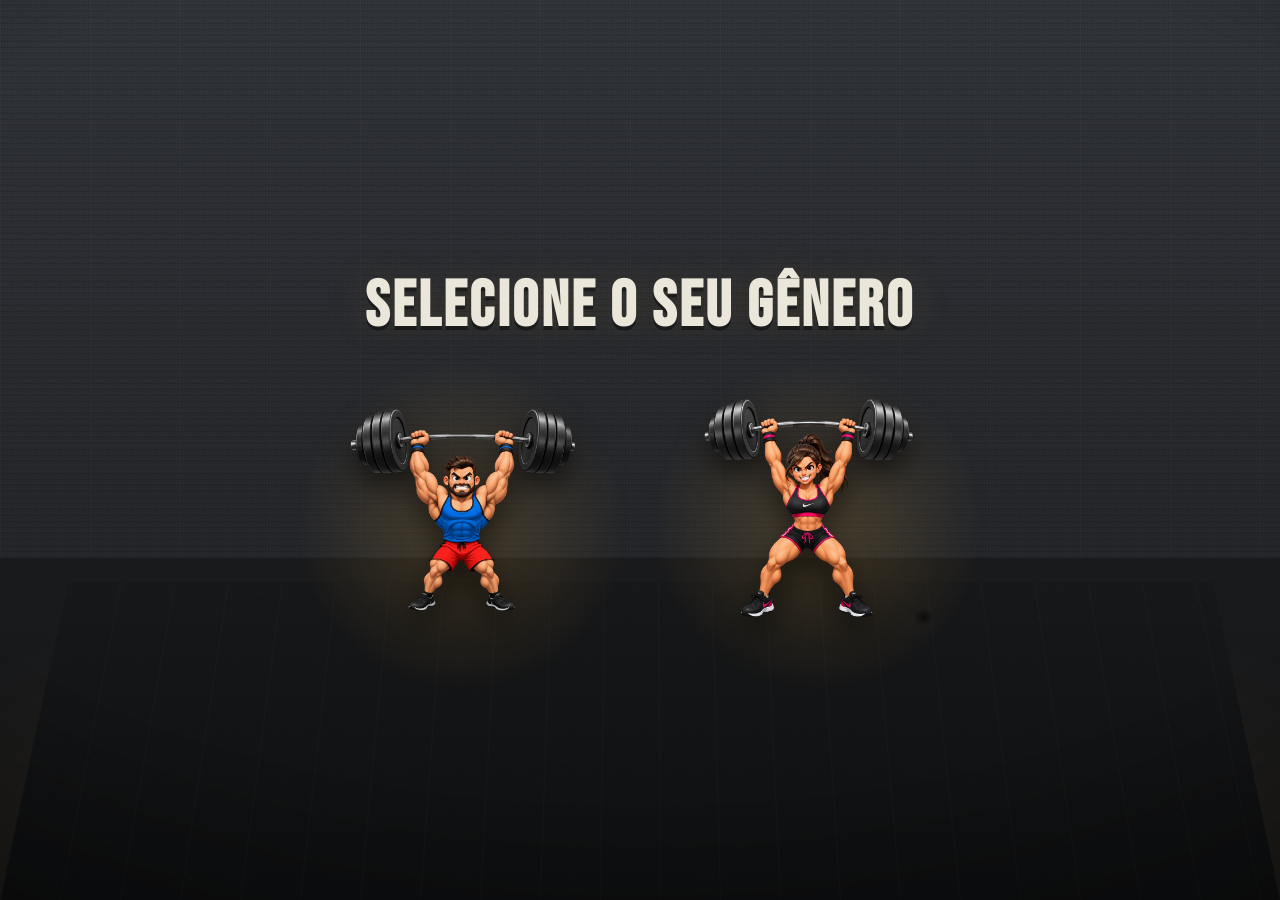
<file: index.html>
<!DOCTYPE html>
<html lang="pt-BR">
<head>
    <meta charset="UTF-8">
    <meta name="viewport" content="width=device-width, initial-scale=1.0">
    <title>Selecione o seu gênero</title>

    <link rel="manifest" href="manifest.json">
    <link rel="stylesheet" href="css/style.css">
</head>
<body>

<div class="arena" id="arena">
  <div class="wall"></div>
  <div class="floor"></div>
  <div class="vignette"></div>

 <div class="content">

    <h1>Selecione o seu gênero</h1>

    <div class="arena-floor">

        <!-- MASCULINO -->
        <button
            type="button"
            class="station"
            id="station-homem"
            aria-label="Selecionar gênero masculino"
            onclick="escolherGenero('masculino')"
        >
            <span class="spotlight" aria-hidden="true"></span>

            <span class="ring" aria-hidden="true"></span>

            <span class="lifter-wrap" id="lift-homem">
                <img
                    class="lifter-img"
                    src="img/atleta-masculino.webp"
                    alt=""
                >

                <span class="platform" aria-hidden="true"></span>
            </span>
        </button>

        <!-- FEMININO -->
        <button
            type="button"
            class="station"
            id="station-mulher"
            aria-label="Selecionar gênero feminino"
            onclick="escolherGenero('feminino')"
        >
            <span class="spotlight" aria-hidden="true"></span>

            <span class="ring" aria-hidden="true"></span>

            <span class="lifter-wrap" id="lift-mulher">
                <img
                    class="lifter-img"
                    src="img/atleta-feminino.webp"
                    alt=""
                >

                <span class="platform" aria-hidden="true"></span>
            </span>
        </button>

    </div>

</div>

</div>

<div
    id="fitzoneUpdateNotice"
    class="fitzone-update-notice"
    role="status"
    aria-live="polite"
    hidden
>
    <p>Uma nova versão do FitZone está disponível.</p>

    <button
        type="button"
        id="fitzoneUpdateNow"
    >
        Atualizar agora
    </button>

    <button
        type="button"
        id="fitzoneUpdateLater"
    >
        Atualizar depois
    </button>
</div>

<script src="js/script.js"></script>

<script>
    if ('serviceWorker' in navigator) {
        window.addEventListener('load', () => {
            let atualizacaoSolicitada = false;

            navigator.serviceWorker.addEventListener('controllerchange', () => {
                if (!atualizacaoSolicitada) {
                    return;
                }

                atualizacaoSolicitada = false;

                console.info(
                    'FitZone: nova versão assumiu o controle do aplicativo.'
                );

                window.location.reload();
            });

            const avisoAtualizacao = document.getElementById('fitzoneUpdateNotice');
            const botaoAtualizarDepois = document.getElementById('fitzoneUpdateLater');

            if (avisoAtualizacao && botaoAtualizarDepois) {
                botaoAtualizarDepois.addEventListener('click', () => {
                    avisoAtualizacao.hidden = true;
                });
            }

            navigator.serviceWorker.register('./sw.js')
                .then((registro) => {
                    const botaoAtualizarAgora = document.getElementById('fitzoneUpdateNow');

                    if (botaoAtualizarAgora) {
                        botaoAtualizarAgora.addEventListener('click', () => {
                            if (!registro.waiting) {
                                console.warn(
                                    'FitZone: nenhuma atualização aguardando ativação.'
                                );
                                return;
                            }

                            atualizacaoSolicitada = true;

                            console.info(
                                'FitZone: solicitando ativação da nova versão.'
                            );

                            registro.waiting.postMessage({
                                type: 'SKIP_WAITING'
                            });
                        });
                    }

                    if (registro.waiting && navigator.serviceWorker.controller) {
                        console.info('FitZone: atualização disponível.');

                        const aviso = document.getElementById('fitzoneUpdateNotice');

                        if (aviso) {
                            aviso.hidden = false;
                        }
                    }
                    registro.addEventListener('updatefound', () => {
                        const novoWorker = registro.installing;

                        if (!novoWorker) {
                            return;
                        }

                        novoWorker.addEventListener('statechange', () => {
                            if (
                                novoWorker.state === 'installed' &&
                                navigator.serviceWorker.controller
                            ) {
                                console.info(
                                    'FitZone: nova versão instalada e aguardando ativação.'
                                );

                                const aviso = document.getElementById('fitzoneUpdateNotice');

                                if (aviso) {
                                    aviso.hidden = false;
                                }
                            }
                        });
                    });

                    registro.update().catch((erro) => {
                        console.warn(
                            'Não foi possível verificar atualizações do FitZone:',
                            erro
                        );
                    });
                })
                .catch((erro) => {
                    console.warn(
                        'Não foi possível registrar o service worker:',
                        erro
                    );
                });
        });
    }
</script>

</body>
</html>
</file>
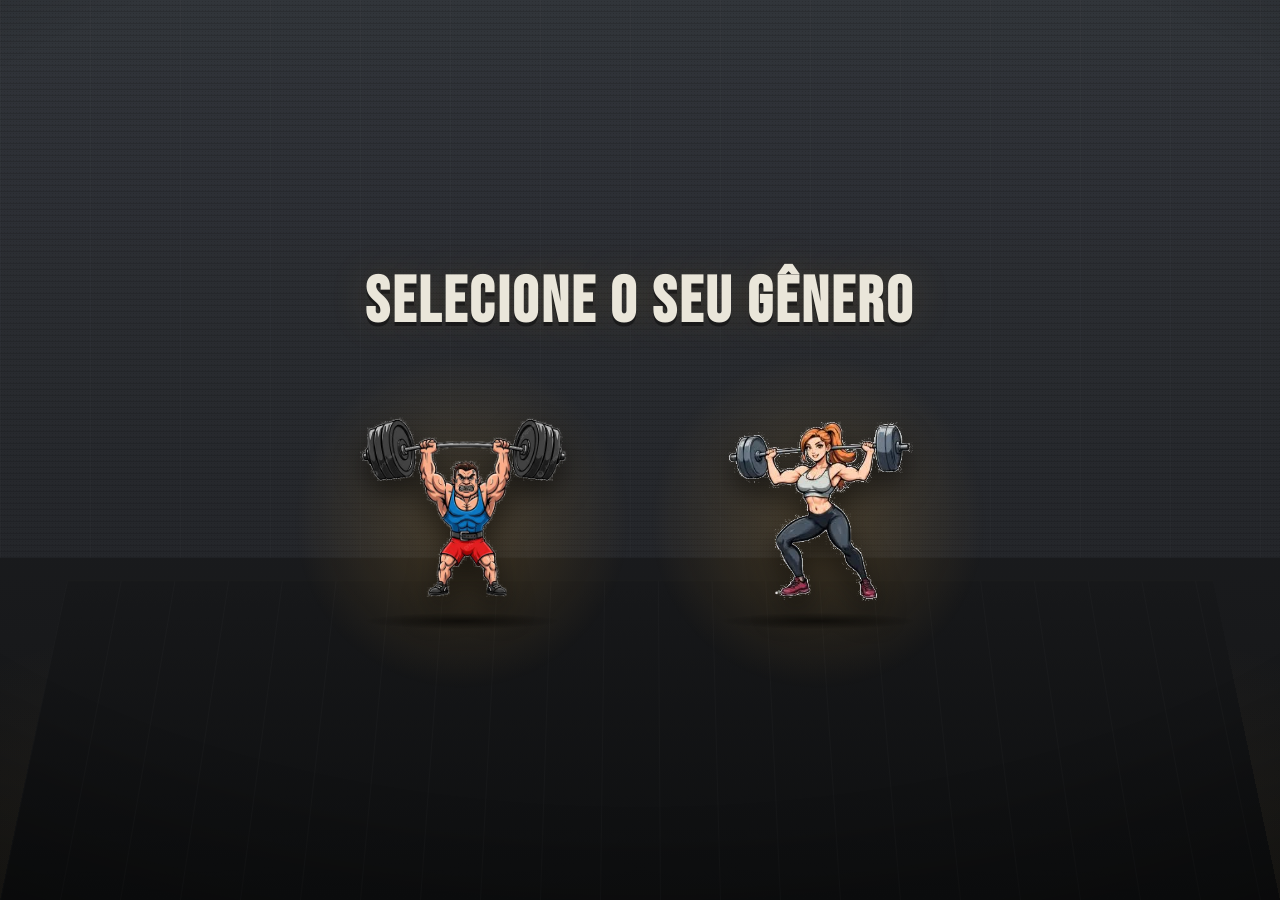
<file: capa.html>
<!DOCTYPE html>
<html lang="pt-BR">
<head>
<meta charset="UTF-8">
<meta name="viewport" content="width=device-width, initial-scale=1.0">
<title>Selecione o seu gênero</title>
<style>
@import url('https://fonts.googleapis.com/css2?family=Bebas+Neue&family=Oswald:wght@400;500;600;700&display=swap');

:root{
  --amber:#e0a53c;
  --amber-dim:#8a6a2c;
  --red:#c1443c;
  --chalk:#eae6da;
  --chalk-dim:#a7a49a;
}

*{box-sizing:border-box; margin:0; padding:0;}

html,body{
  height:100%;
  font-family:'Oswald', sans-serif;
  background:#1a1b1d;
  color:var(--chalk);
  overflow-x:hidden;
}

.arena{
  position:relative;
  min-height:100vh;
  width:100%;
  background:
    radial-gradient(ellipse 900px 500px at 25% 100%, rgba(224,165,60,0.10), transparent 60%),
    radial-gradient(ellipse 900px 500px at 75% 100%, rgba(224,165,60,0.10), transparent 60%),
    linear-gradient(180deg, #24262a 0%, #1c1d20 42%, #141516 100%);
}

.wall{
  position:absolute;
  top:0; left:0; right:0;
  height:62%;
  background:
    repeating-linear-gradient(90deg, rgba(255,255,255,0.015) 0px, rgba(255,255,255,0.015) 1px, transparent 1px, transparent 90px),
    repeating-linear-gradient(0deg, rgba(0,0,0,0.12) 0px, rgba(0,0,0,0.12) 1px, transparent 1px, transparent 6px),
    linear-gradient(180deg, #33363b 0%, #26282c 100%);
  filter:contrast(1.02);
}
.wall::after{
  content:"";
  position:absolute; inset:0;
  background-image:radial-gradient(rgba(0,0,0,0.35) 1px, transparent 1px);
  background-size:3px 3px;
  opacity:0.35;
  mix-blend-mode:multiply;
}

.floor{
  position:absolute;
  bottom:0; left:0; right:0;
  height:40%;
  background:linear-gradient(180deg, #17181a 0%, #0e0f10 100%);
  transform:perspective(320px) rotateX(6deg);
  transform-origin:bottom;
  border-top:2px solid rgba(255,255,255,0.05);
}
.floor::before{
  content:"";
  position:absolute; inset:0;
  background-image:repeating-linear-gradient(90deg, rgba(255,255,255,0.035) 0px, rgba(255,255,255,0.035) 1px, transparent 1px, transparent 60px);
  opacity:0.6;
}

.vignette{
  position:absolute; inset:0;
  pointer-events:none;
  background:radial-gradient(ellipse 120% 90% at 50% 40%, transparent 55%, rgba(0,0,0,0.55) 100%);
}

.content{
  position:relative;
  z-index:5;
  display:flex;
  flex-direction:column;
  align-items:center;
  justify-content:center;
  padding:48px 20px;
  min-height:100vh;
}

h1{
  font-family:'Bebas Neue', sans-serif;
  font-size:clamp(36px, 7vw, 64px);
  letter-spacing:3px;
  line-height:1;
  text-align:center;
  color:var(--chalk);
  text-shadow:0 4px 0 rgba(0,0,0,0.4), 0 0 40px rgba(224,165,60,0.15);
  margin-bottom:56px;
}

.arena-floor{
  display:flex;
  gap:6vw;
  justify-content:center;
  align-items:flex-end;
  width:100%;
  max-width:900px;
  flex-wrap:wrap;
}

.station{
  position:relative;
  display:flex;
  flex-direction:column;
  align-items:center;
  width:280px;
  user-select:none;
  cursor:pointer;
}

.spotlight{
  position:absolute;
  top:-40px;
  width:340px;
  height:340px;
  border-radius:50%;
  background:radial-gradient(circle, rgba(224,165,60,0.20) 0%, transparent 70%);
  pointer-events:none;
  z-index:0;
  transition:background 0.25s ease;
}

.lifter-wrap{
  position:relative;
  width:230px;
  height:230px;
  z-index:2;
  display:flex;
  align-items:flex-end;
  justify-content:center;
}

.lifter-img{
  width:100%;
  height:100%;
  object-fit:contain;
  filter:drop-shadow(0 14px 14px rgba(0,0,0,0.55));
  transition:transform 0.2s cubic-bezier(.34,1.56,.64,1), filter 0.2s ease;
  transform-origin:bottom center;
}

.station:hover .lifter-img{
  transform:translateY(-8px) scale(1.04);
}

.station.selected .lifter-img{
  transform:translateY(-14px) scale(1.08);
  filter:drop-shadow(0 18px 22px rgba(224,165,60,0.45));
}

.station.selected .spotlight{
  background:radial-gradient(circle, rgba(224,165,60,0.38) 0%, transparent 70%);
}

.platform{
  width:190px;
  height:16px;
  border-radius:50%;
  background:radial-gradient(ellipse, rgba(0,0,0,0.55) 0%, transparent 75%);
  margin-top:-8px;
  z-index:1;
}

.ring{
  position:absolute;
  bottom:-6px;
  width:170px;
  height:170px;
  border-radius:50%;
  border:2px solid rgba(224,165,60,0);
  transition:border-color 0.25s ease, box-shadow 0.25s ease;
  z-index:2;
}
.station.selected .ring{
  border-color:var(--amber);
  box-shadow:0 0 24px rgba(224,165,60,0.35);
}

@media (max-width:640px){
  .arena-floor{gap:24px;}
  .station{width:240px;}
  .lifter-wrap{width:190px; height:190px;}
}
</style>
</head>
<body>

<div class="arena" id="arena">
  <div class="wall"></div>
  <div class="floor"></div>
  <div class="vignette"></div>

  <div class="content">
    <h1>Selecione o seu gênero</h1>

    <div class="arena-floor">

      <div class="station" id="station-homem">
        <div class="spotlight"></div>
        <div class="ring"></div>
        <div class="lifter-wrap" id="lift-homem">
          <img class="lifter-img" src="[data-uri]" alt="Opção 1">
        </div>
        <div class="platform"></div>
      </div>

      <div class="station" id="station-mulher">
        <div class="spotlight"></div>
        <div class="ring"></div>
        <div class="lifter-wrap" id="lift-mulher">
          <img class="lifter-img" src="[data-uri]" alt="Opção 2">
        </div>
        <div class="platform"></div>
      </div>

    </div>
  </div>
</div>

<script>
const stations = document.querySelectorAll('.station');
stations.forEach(st => {
  st.addEventListener('click', () => {
    stations.forEach(s => s.classList.remove('selected'));
    st.classList.add('selected');
  });
});
</script>

</body>
</html>
</file>
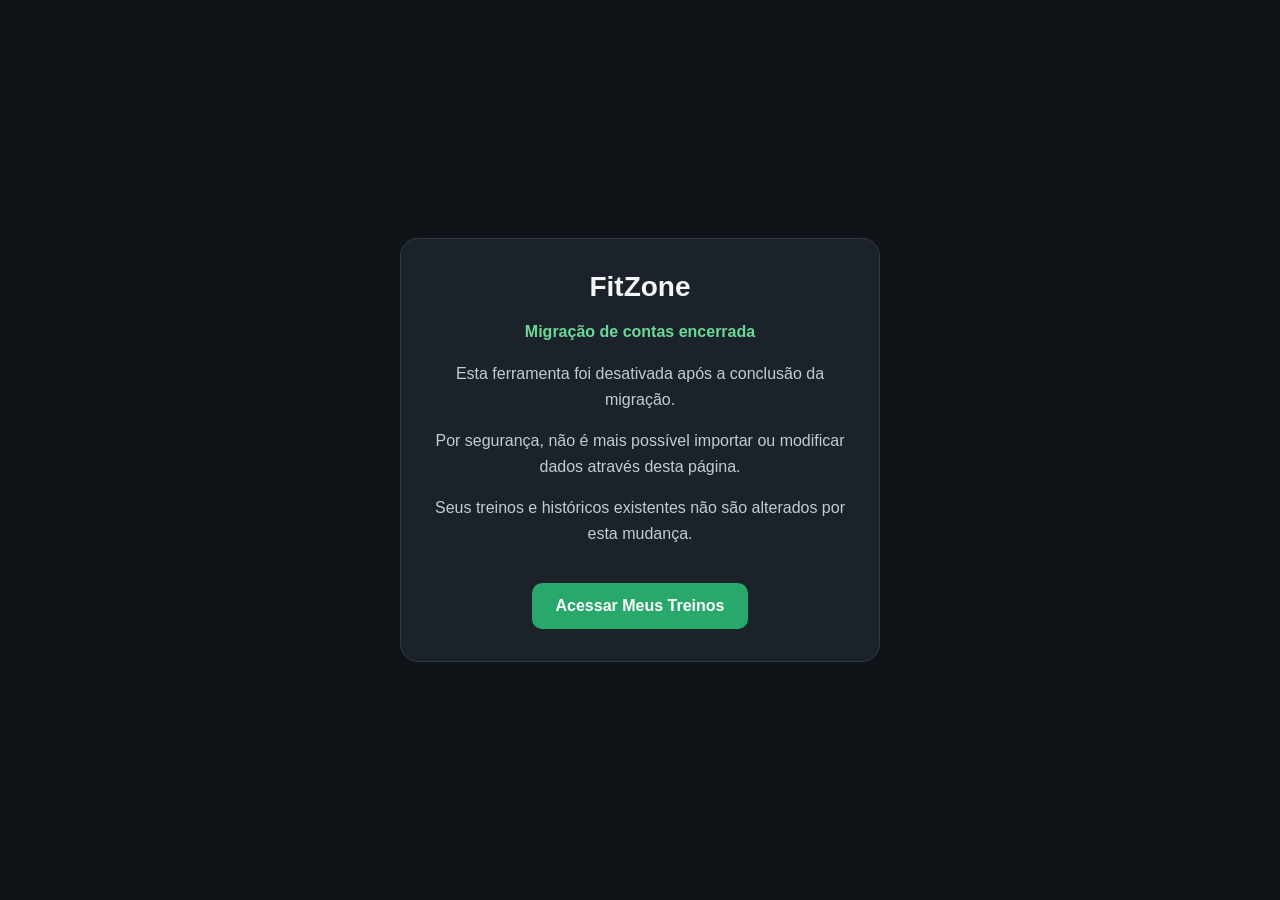
<file: comparar-migracao.html>
<!DOCTYPE html>
<html lang="pt-BR">
<head>
    <meta charset="UTF-8">
    <meta
        name="viewport"
        content="width=device-width, initial-scale=1.0"
    >
    <meta
        name="theme-color"
        content="#101418"
    >
    <meta
        name="robots"
        content="noindex, nofollow"
    >

    <title>FitZone — Migração Encerrada</title>

    <style>
        * {
            box-sizing: border-box;
        }

        body {
            margin: 0;
            min-height: 100vh;
            display: flex;
            align-items: center;
            justify-content: center;
            padding: 24px;
            background: #101418;
            color: #f4f6f8;
            font-family: Arial, sans-serif;
        }

        main {
            width: 100%;
            max-width: 480px;
            padding: 32px 24px;
            background: #1b2229;
            border: 1px solid #303b45;
            border-radius: 18px;
            text-align: center;
        }

        h1 {
            margin: 0 0 16px;
            font-size: 28px;
        }

        p {
            color: #c4cbd1;
            line-height: 1.6;
        }

        .status {
            color: #69d99a;
            font-weight: bold;
        }

        a {
            display: inline-block;
            margin-top: 20px;
            padding: 14px 24px;
            background: #28a86b;
            color: #ffffff;
            border-radius: 10px;
            text-decoration: none;
            font-weight: bold;
        }
    </style>
</head>

<body>
    <main>
        <h1>FitZone</h1>

        <p class="status">
            Migração de contas encerrada
        </p>

        <p>
            Esta ferramenta foi desativada
            após a conclusão da migração.
        </p>

        <p>
            Por segurança, não é mais possível
            importar ou modificar dados
            através desta página.
        </p>

        <p>
            Seus treinos e históricos existentes
            não são alterados por esta mudança.
        </p>

        <a href="treinos.html">
            Acessar Meus Treinos
        </a>
    </main>
</body>
</html>
</file>
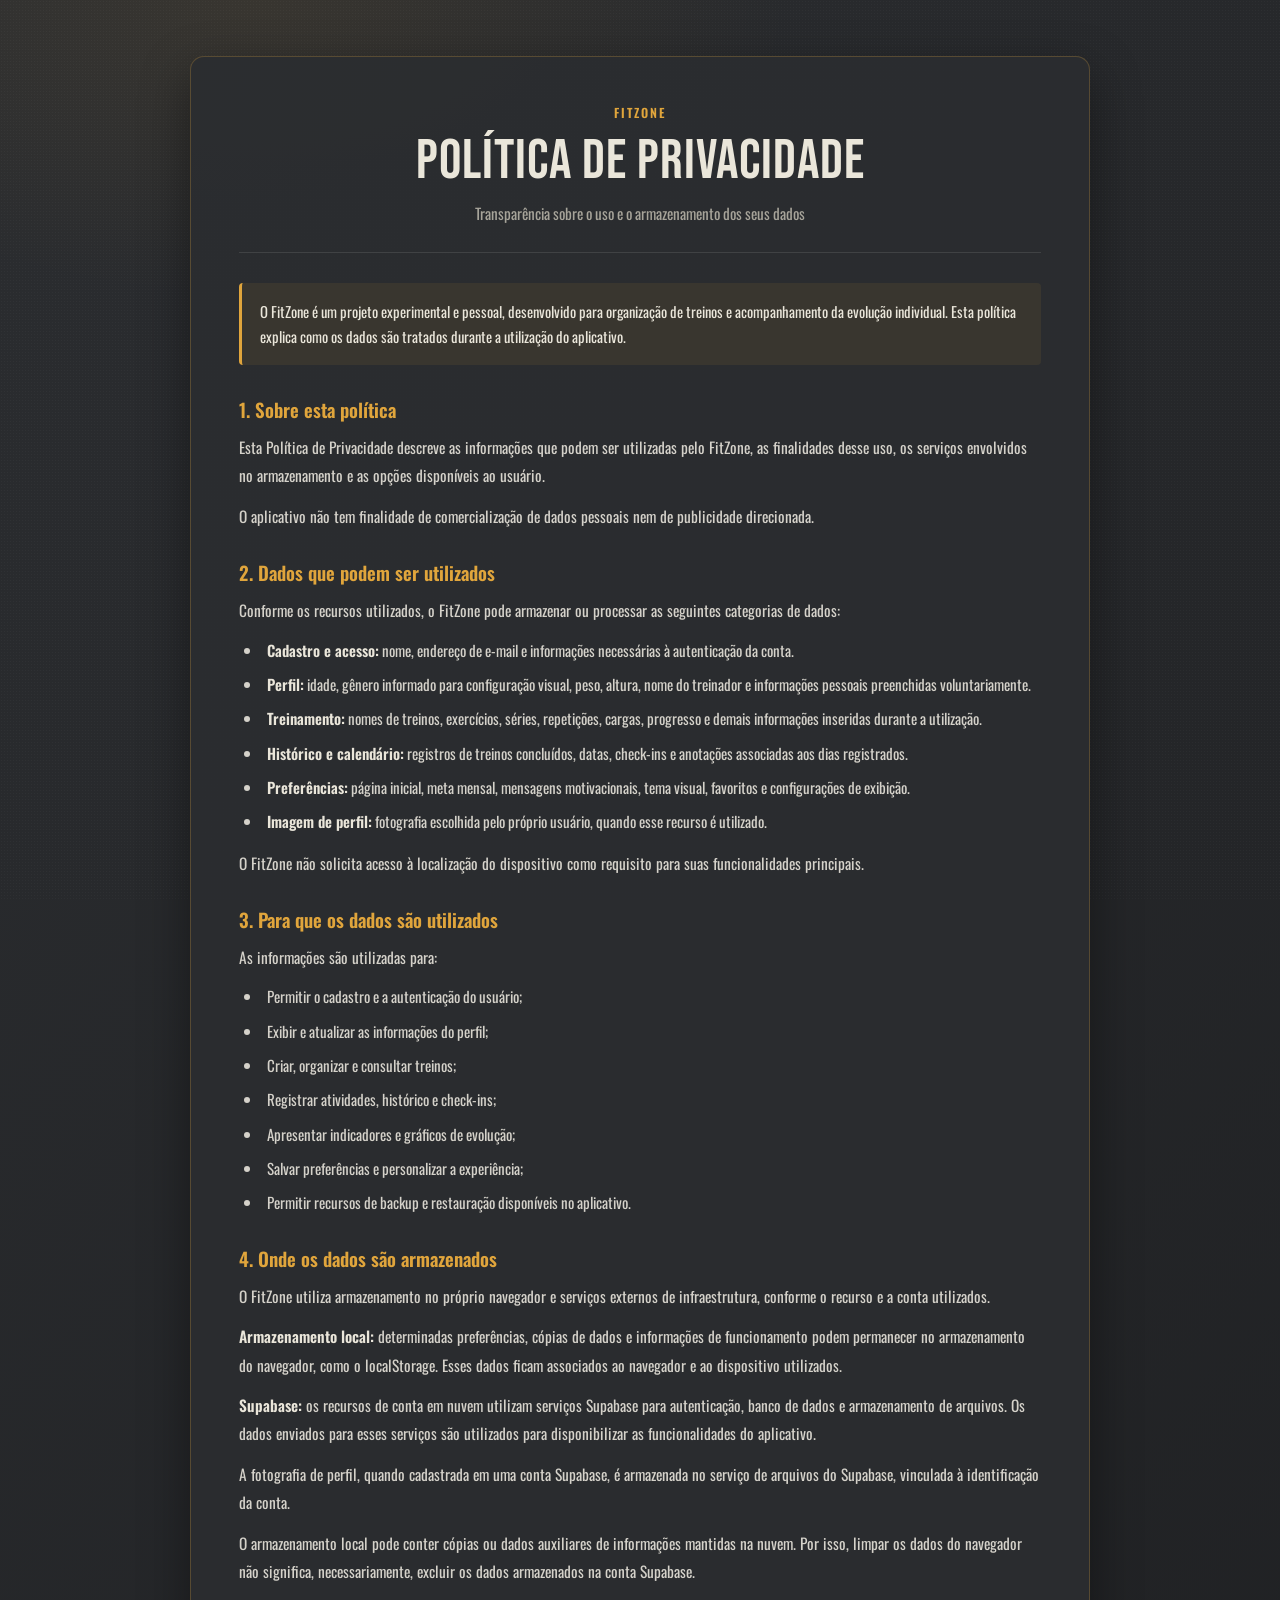
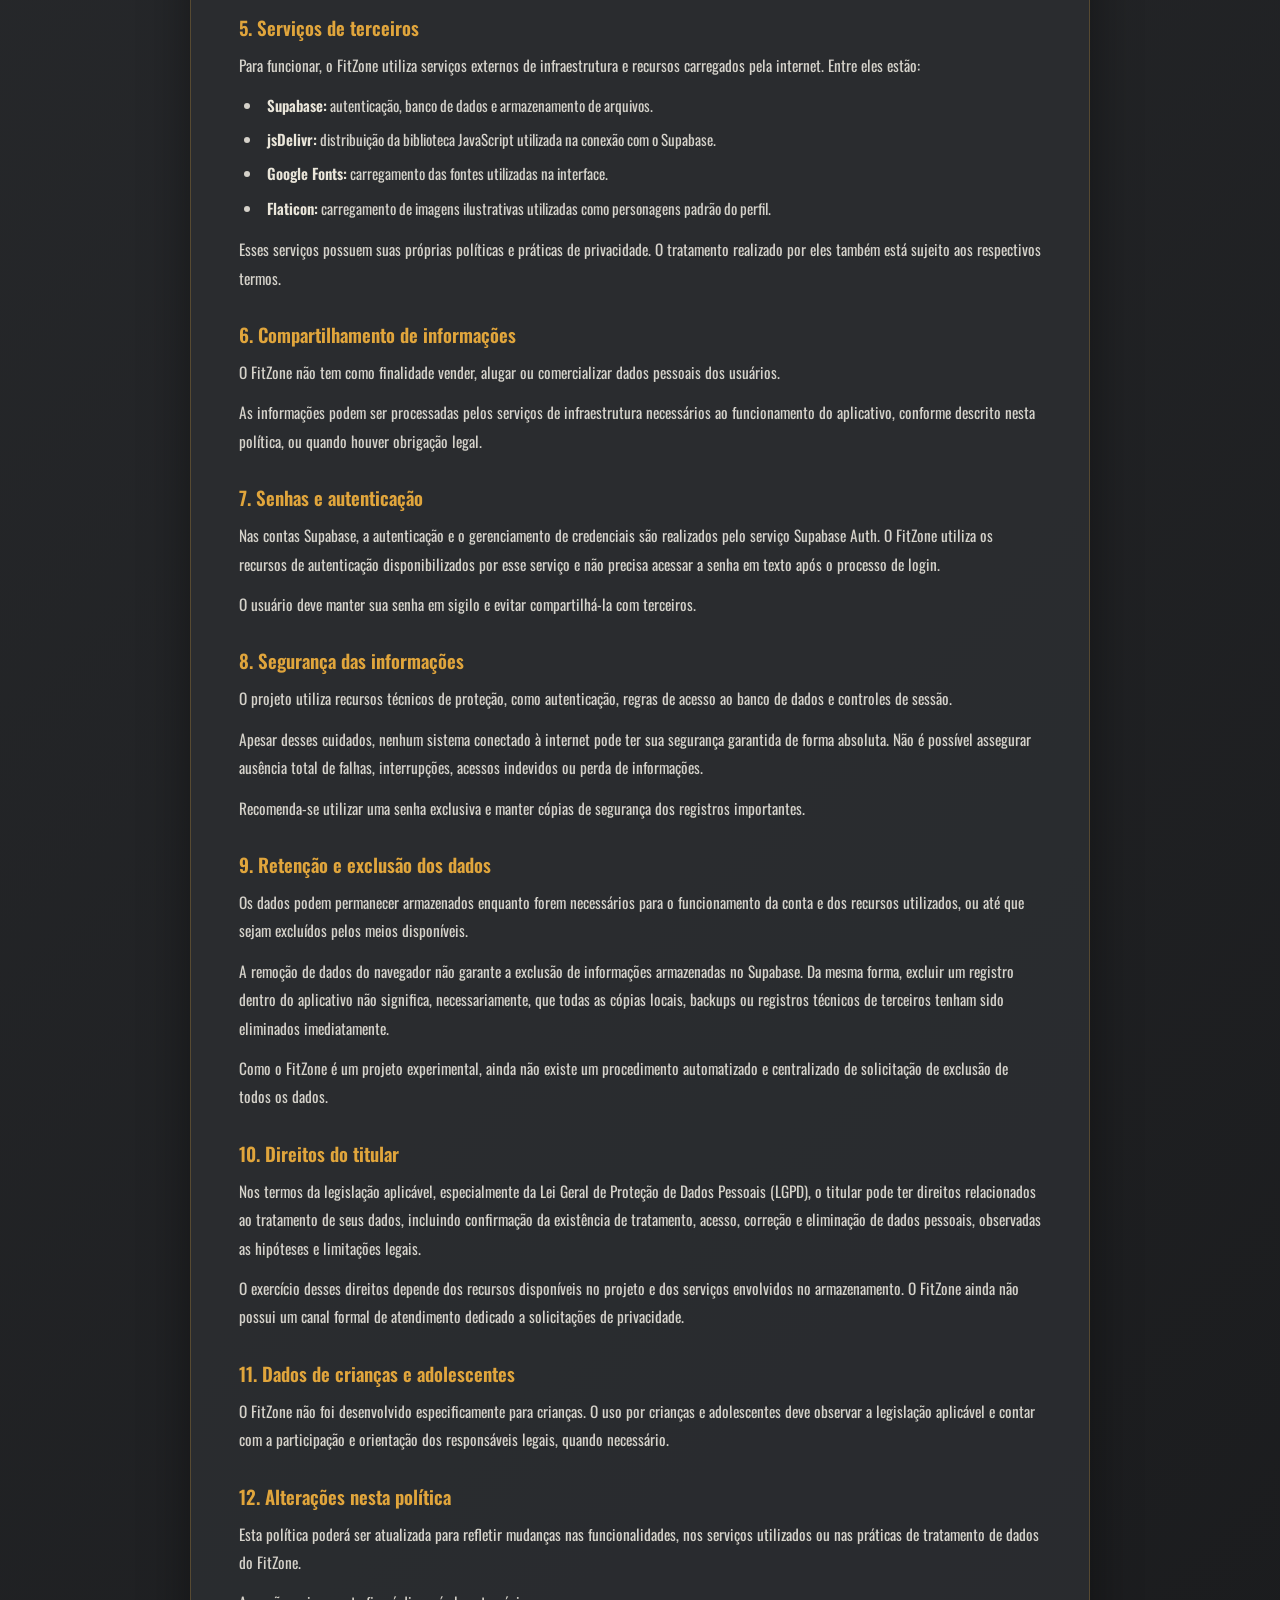
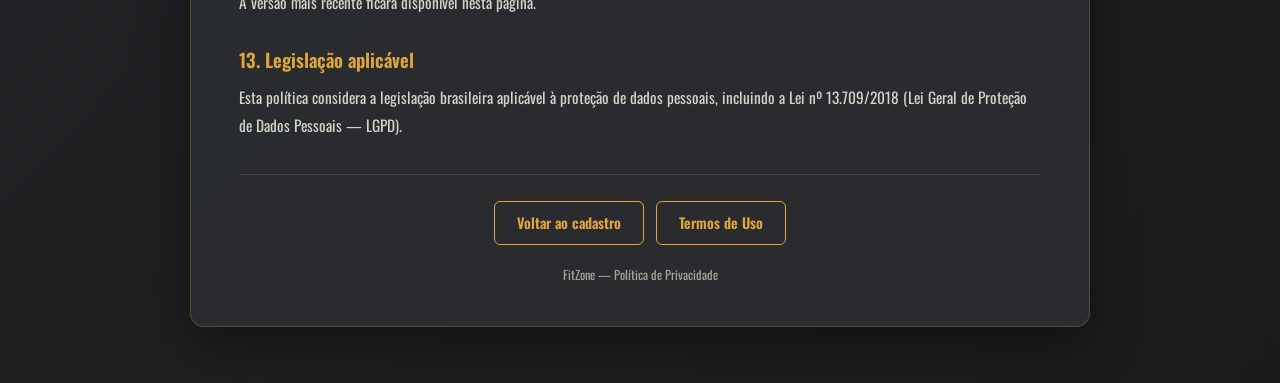
<file: privacidade.html>
<!DOCTYPE html>
<html lang="pt-BR">
<head>
    <meta charset="UTF-8">
    <meta name="viewport" content="width=device-width, initial-scale=1.0">
    <meta name="theme-color" content="#1a1b1d">
    <meta name="description" content="Política de Privacidade do FitZone. Saiba quais dados são utilizados, como são armazenados e quais são seus direitos.">
    <title>Política de Privacidade | FitZone</title>
    <link rel="stylesheet" href="css/documentos.css">
</head>
<body class="theme-feminino">

    <main class="document-container">

        <header class="document-header">
            <span class="document-label">FITZONE</span>
            <h1>Política de Privacidade</h1>
            <p class="document-subtitle">
                Transparência sobre o uso e o armazenamento dos seus dados
            </p>
        </header>

        <div class="document-notice">
            O FitZone é um projeto experimental e pessoal, desenvolvido
            para organização de treinos e acompanhamento da evolução
            individual. Esta política explica como os dados são tratados
            durante a utilização do aplicativo.
        </div>

        <div class="document-content">

            <section>
                <h2>1. Sobre esta política</h2>
                <p>
                    Esta Política de Privacidade descreve as informações
                    que podem ser utilizadas pelo FitZone, as finalidades
                    desse uso, os serviços envolvidos no armazenamento e
                    as opções disponíveis ao usuário.
                </p>
                <p>
                    O aplicativo não tem finalidade de comercialização
                    de dados pessoais nem de publicidade direcionada.
                </p>
            </section>

            <section>
                <h2>2. Dados que podem ser utilizados</h2>
                <p>
                    Conforme os recursos utilizados, o FitZone pode
                    armazenar ou processar as seguintes categorias de dados:
                </p>
                <ul>
                    <li>
                        <strong>Cadastro e acesso:</strong> nome, endereço
                        de e-mail e informações necessárias à autenticação
                        da conta.
                    </li>
                    <li>
                        <strong>Perfil:</strong> idade, gênero informado
                        para configuração visual, peso, altura, nome do
                        treinador e informações pessoais preenchidas
                        voluntariamente.
                    </li>
                    <li>
                        <strong>Treinamento:</strong> nomes de treinos,
                        exercícios, séries, repetições, cargas, progresso
                        e demais informações inseridas durante a utilização.
                    </li>
                    <li>
                        <strong>Histórico e calendário:</strong> registros
                        de treinos concluídos, datas, check-ins e anotações
                        associadas aos dias registrados.
                    </li>
                    <li>
                        <strong>Preferências:</strong> página inicial,
                        meta mensal, mensagens motivacionais, tema visual,
                        favoritos e configurações de exibição.
                    </li>
                    <li>
                        <strong>Imagem de perfil:</strong> fotografia
                        escolhida pelo próprio usuário, quando esse recurso
                        é utilizado.
                    </li>
                </ul>
                <p>
                    O FitZone não solicita acesso à localização do
                    dispositivo como requisito para suas funcionalidades
                    principais.
                </p>
            </section>

            <section>
                <h2>3. Para que os dados são utilizados</h2>
                <p>As informações são utilizadas para:</p>
                <ul>
                    <li>Permitir o cadastro e a autenticação do usuário;</li>
                    <li>Exibir e atualizar as informações do perfil;</li>
                    <li>Criar, organizar e consultar treinos;</li>
                    <li>Registrar atividades, histórico e check-ins;</li>
                    <li>Apresentar indicadores e gráficos de evolução;</li>
                    <li>Salvar preferências e personalizar a experiência;</li>
                    <li>Permitir recursos de backup e restauração disponíveis no aplicativo.</li>
                </ul>
            </section>

            <section>
                <h2>4. Onde os dados são armazenados</h2>
                <p>
                    O FitZone utiliza armazenamento no próprio navegador
                    e serviços externos de infraestrutura, conforme o
                    recurso e a conta utilizados.
                </p>
                <p>
                    <strong>Armazenamento local:</strong> determinadas
                    preferências, cópias de dados e informações de
                    funcionamento podem permanecer no armazenamento do
                    navegador, como o localStorage. Esses dados ficam
                    associados ao navegador e ao dispositivo utilizados.
                </p>
                <p>
                    <strong>Supabase:</strong> os recursos de conta em
                    nuvem utilizam serviços Supabase para autenticação,
                    banco de dados e armazenamento de arquivos. Os dados
                    enviados para esses serviços são utilizados para
                    disponibilizar as funcionalidades do aplicativo.
                </p>
                <p>
                    A fotografia de perfil, quando cadastrada em uma
                    conta Supabase, é armazenada no serviço de arquivos
                    do Supabase, vinculada à identificação da conta.
                </p>
                <p>
                    O armazenamento local pode conter cópias ou dados
                    auxiliares de informações mantidas na nuvem. Por isso,
                    limpar os dados do navegador não significa,
                    necessariamente, excluir os dados armazenados na conta
                    Supabase.
                </p>
            </section>

            <section>
                <h2>5. Serviços de terceiros</h2>
                <p>
                    Para funcionar, o FitZone utiliza serviços externos
                    de infraestrutura e recursos carregados pela internet.
                    Entre eles estão:
                </p>
                <ul>
                    <li>
                        <strong>Supabase:</strong> autenticação,
                        banco de dados e armazenamento de arquivos.
                    </li>
                    <li>
                        <strong>jsDelivr:</strong> distribuição da
                        biblioteca JavaScript utilizada na conexão
                        com o Supabase.
                    </li>
                    <li>
                        <strong>Google Fonts:</strong> carregamento
                        das fontes utilizadas na interface.
                    </li>
                    <li>
                        <strong>Flaticon:</strong> carregamento de
                        imagens ilustrativas utilizadas como personagens
                        padrão do perfil.
                    </li>
                </ul>
                <p>
                    Esses serviços possuem suas próprias políticas e
                    práticas de privacidade. O tratamento realizado por
                    eles também está sujeito aos respectivos termos.
                </p>
            </section>

            <section>
                <h2>6. Compartilhamento de informações</h2>
                <p>
                    O FitZone não tem como finalidade vender, alugar ou
                    comercializar dados pessoais dos usuários.
                </p>
                <p>
                    As informações podem ser processadas pelos serviços
                    de infraestrutura necessários ao funcionamento do
                    aplicativo, conforme descrito nesta política, ou
                    quando houver obrigação legal.
                </p>
            </section>

            <section>
                <h2>7. Senhas e autenticação</h2>
                <p>
                    Nas contas Supabase, a autenticação e o gerenciamento
                    de credenciais são realizados pelo serviço Supabase
                    Auth. O FitZone utiliza os recursos de autenticação
                    disponibilizados por esse serviço e não precisa
                    acessar a senha em texto após o processo de login.
                </p>
                <p>
                    O usuário deve manter sua senha em sigilo e evitar
                    compartilhá-la com terceiros.
                </p>
            </section>

            <section>
                <h2>8. Segurança das informações</h2>
                <p>
                    O projeto utiliza recursos técnicos de proteção,
                    como autenticação, regras de acesso ao banco de dados
                    e controles de sessão.
                </p>
                <p>
                    Apesar desses cuidados, nenhum sistema conectado à
                    internet pode ter sua segurança garantida de forma
                    absoluta. Não é possível assegurar ausência total
                    de falhas, interrupções, acessos indevidos ou perda
                    de informações.
                </p>
                <p>
                    Recomenda-se utilizar uma senha exclusiva e manter
                    cópias de segurança dos registros importantes.
                </p>
            </section>

            <section>
                <h2>9. Retenção e exclusão dos dados</h2>
                <p>
                    Os dados podem permanecer armazenados enquanto forem
                    necessários para o funcionamento da conta e dos
                    recursos utilizados, ou até que sejam excluídos pelos
                    meios disponíveis.
                </p>
                <p>
                    A remoção de dados do navegador não garante a exclusão
                    de informações armazenadas no Supabase. Da mesma forma,
                    excluir um registro dentro do aplicativo não significa,
                    necessariamente, que todas as cópias locais, backups
                    ou registros técnicos de terceiros tenham sido
                    eliminados imediatamente.
                </p>
                <p>
                    Como o FitZone é um projeto experimental, ainda não
                    existe um procedimento automatizado e centralizado
                    de solicitação de exclusão de todos os dados.
                </p>
            </section>

            <section>
                <h2>10. Direitos do titular</h2>
                <p>
                    Nos termos da legislação aplicável, especialmente
                    da Lei Geral de Proteção de Dados Pessoais (LGPD),
                    o titular pode ter direitos relacionados ao tratamento
                    de seus dados, incluindo confirmação da existência
                    de tratamento, acesso, correção e eliminação de dados
                    pessoais, observadas as hipóteses e limitações legais.
                </p>
                <p>
                    O exercício desses direitos depende dos recursos
                    disponíveis no projeto e dos serviços envolvidos
                    no armazenamento. O FitZone ainda não possui um
                    canal formal de atendimento dedicado a solicitações
                    de privacidade.
                </p>
            </section>

            <section>
                <h2>11. Dados de crianças e adolescentes</h2>
                <p>
                    O FitZone não foi desenvolvido especificamente para
                    crianças. O uso por crianças e adolescentes deve
                    observar a legislação aplicável e contar com a
                    participação e orientação dos responsáveis legais,
                    quando necessário.
                </p>
            </section>

            <section>
                <h2>12. Alterações nesta política</h2>
                <p>
                    Esta política poderá ser atualizada para refletir
                    mudanças nas funcionalidades, nos serviços utilizados
                    ou nas práticas de tratamento de dados do FitZone.
                </p>
                <p>
                    A versão mais recente ficará disponível nesta página.
                </p>
            </section>

            <section>
                <h2>13. Legislação aplicável</h2>
                <p>
                    Esta política considera a legislação brasileira
                    aplicável à proteção de dados pessoais, incluindo
                    a Lei nº 13.709/2018 (Lei Geral de Proteção de Dados
                    Pessoais — LGPD).
                </p>
            </section>

        </div>

        <footer class="document-footer">
            <a href="cadastro.html" class="document-button">
                Voltar ao cadastro
            </a>
            <a href="termos.html" class="document-button">
                Termos de Uso
            </a>
        </footer>

        <p class="document-version">
            FitZone — Política de Privacidade
        </p>

    </main>

</body>
</html>
</file>
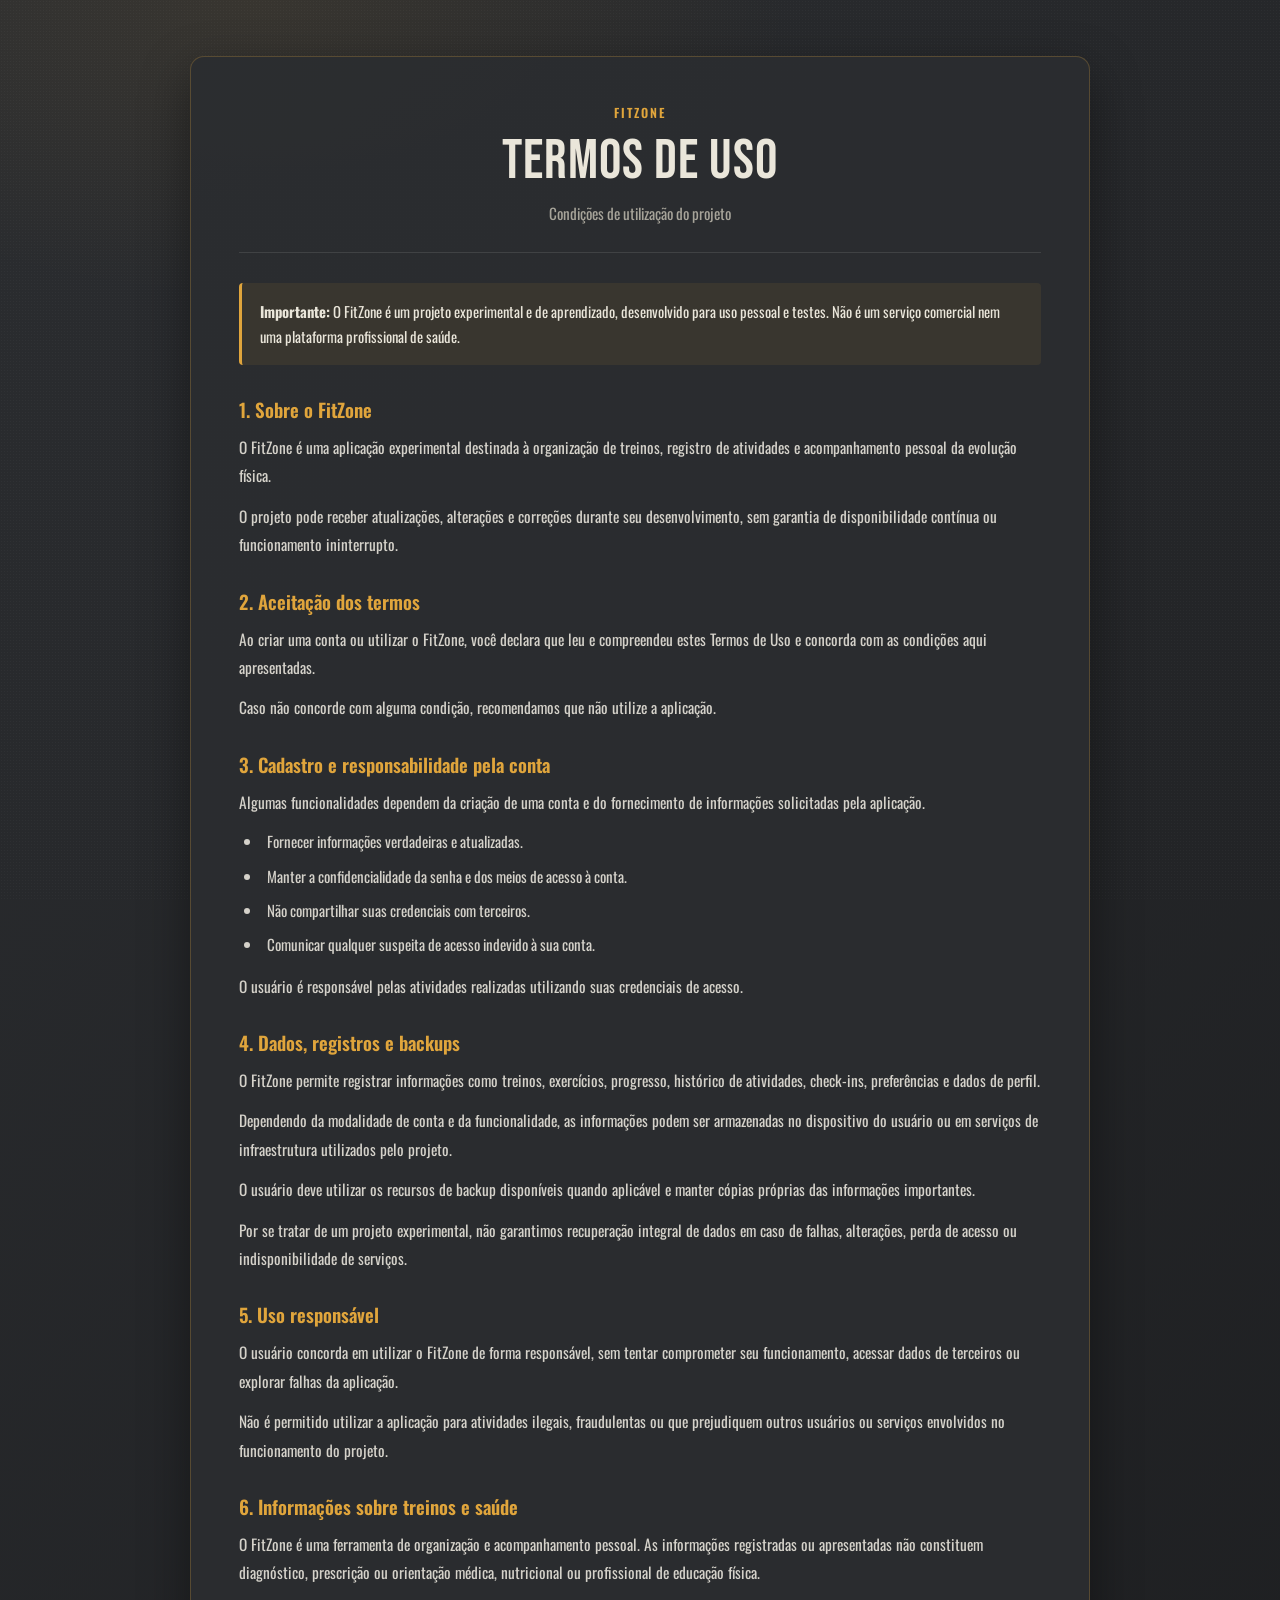
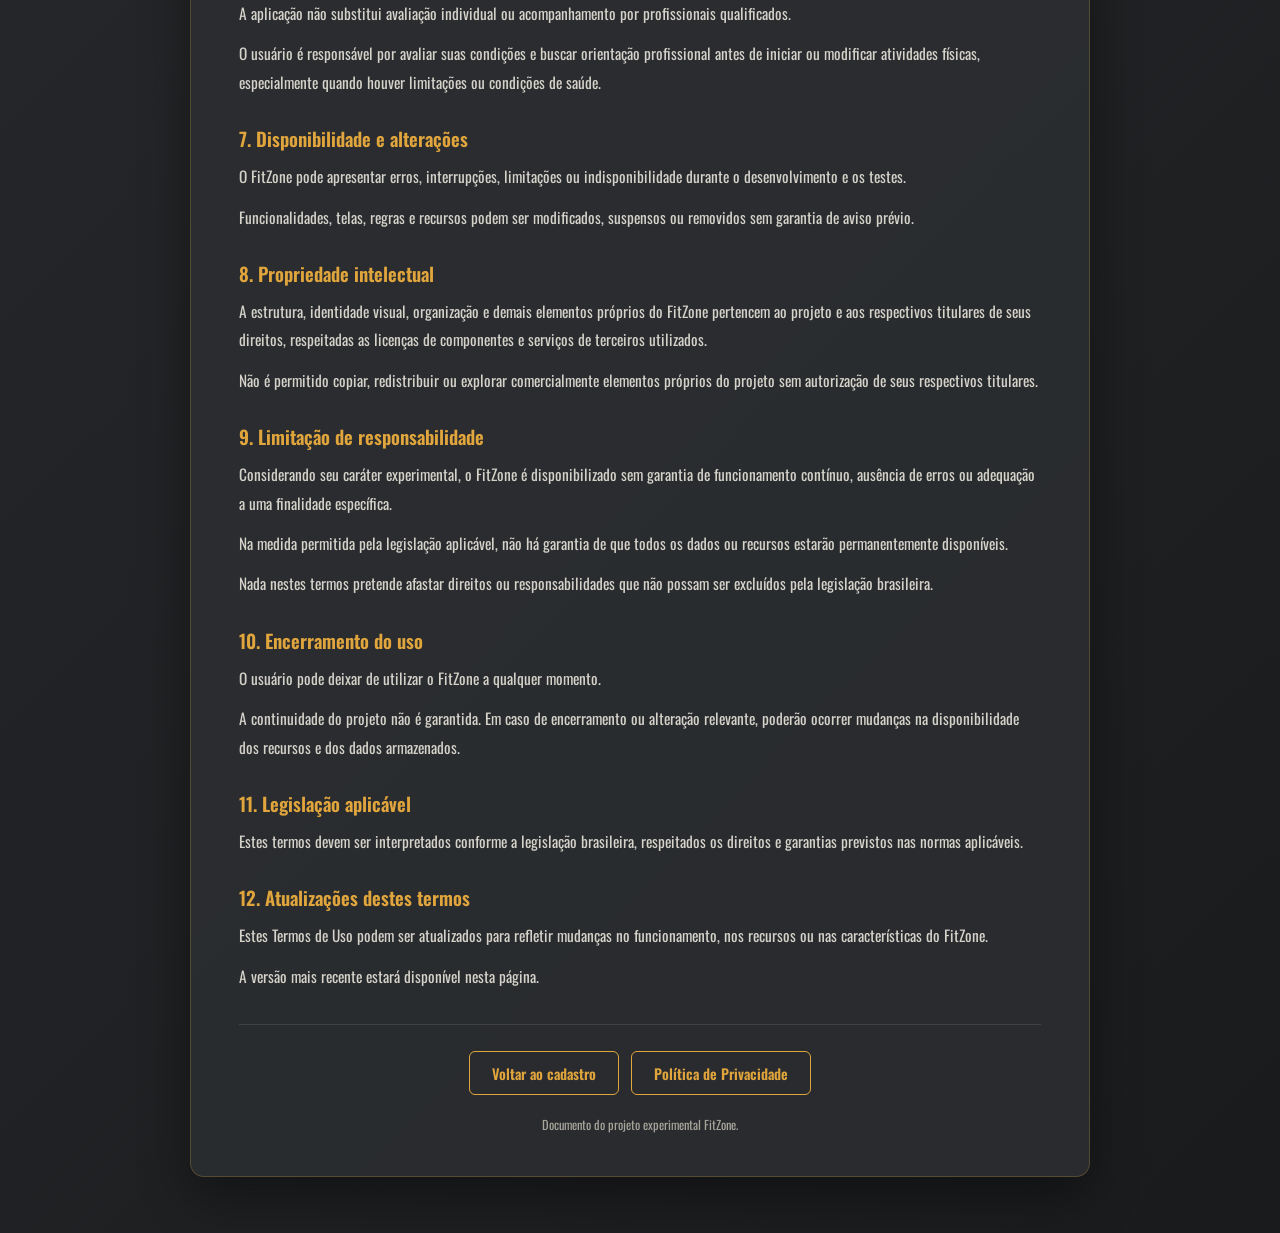
<file: termos.html>
<!DOCTYPE html>
<html lang="pt-BR">
<head>
    <meta charset="UTF-8">
    <meta name="viewport" content="width=device-width, initial-scale=1.0">

    <meta
        name="description"
        content="Termos de Uso do FitZone, projeto experimental para organização de treinos e acompanhamento de evolução."
    >

    <meta name="theme-color" content="#1a1b1d">

    <title>Termos de Uso | FitZone</title>

    <link rel="stylesheet" href="css/documentos.css">
</head>

<body class="theme-feminino">

    <main class="document-container">

        <header class="document-header">
            <span class="document-label">FITZONE</span>

            <h1>Termos de Uso</h1>

            <p class="document-subtitle">
                Condições de utilização do projeto
            </p>
        </header>

        <div class="document-notice">
            <strong>Importante:</strong>
            O FitZone é um projeto experimental e de aprendizado,
            desenvolvido para uso pessoal e testes. Não é um serviço
            comercial nem uma plataforma profissional de saúde.
        </div>

        <div class="document-content">

            <section>
                <h2>1. Sobre o FitZone</h2>

                <p>
                    O FitZone é uma aplicação experimental destinada
                    à organização de treinos, registro de atividades
                    e acompanhamento pessoal da evolução física.
                </p>

                <p>
                    O projeto pode receber atualizações, alterações
                    e correções durante seu desenvolvimento, sem
                    garantia de disponibilidade contínua ou
                    funcionamento ininterrupto.
                </p>
            </section>

            <section>
                <h2>2. Aceitação dos termos</h2>

                <p>
                    Ao criar uma conta ou utilizar o FitZone, você
                    declara que leu e compreendeu estes Termos de Uso
                    e concorda com as condições aqui apresentadas.
                </p>

                <p>
                    Caso não concorde com alguma condição, recomendamos
                    que não utilize a aplicação.
                </p>
            </section>

            <section>
                <h2>3. Cadastro e responsabilidade pela conta</h2>

                <p>
                    Algumas funcionalidades dependem da criação de
                    uma conta e do fornecimento de informações
                    solicitadas pela aplicação.
                </p>

                <ul>
                    <li>
                        Fornecer informações verdadeiras e atualizadas.
                    </li>
                    <li>
                        Manter a confidencialidade da senha e dos
                        meios de acesso à conta.
                    </li>
                    <li>
                        Não compartilhar suas credenciais com terceiros.
                    </li>
                    <li>
                        Comunicar qualquer suspeita de acesso indevido
                        à sua conta.
                    </li>
                </ul>

                <p>
                    O usuário é responsável pelas atividades realizadas
                    utilizando suas credenciais de acesso.
                </p>
            </section>

            <section>
                <h2>4. Dados, registros e backups</h2>

                <p>
                    O FitZone permite registrar informações como
                    treinos, exercícios, progresso, histórico de
                    atividades, check-ins, preferências e dados
                    de perfil.
                </p>

                <p>
                    Dependendo da modalidade de conta e da funcionalidade,
                    as informações podem ser armazenadas no dispositivo
                    do usuário ou em serviços de infraestrutura
                    utilizados pelo projeto.
                </p>

                <p>
                    O usuário deve utilizar os recursos de backup
                    disponíveis quando aplicável e manter cópias
                    próprias das informações importantes.
                </p>

                <p>
                    Por se tratar de um projeto experimental, não
                    garantimos recuperação integral de dados em caso
                    de falhas, alterações, perda de acesso ou
                    indisponibilidade de serviços.
                </p>
            </section>

            <section>
                <h2>5. Uso responsável</h2>

                <p>
                    O usuário concorda em utilizar o FitZone de forma
                    responsável, sem tentar comprometer seu funcionamento,
                    acessar dados de terceiros ou explorar falhas
                    da aplicação.
                </p>

                <p>
                    Não é permitido utilizar a aplicação para
                    atividades ilegais, fraudulentas ou que
                    prejudiquem outros usuários ou serviços
                    envolvidos no funcionamento do projeto.
                </p>
            </section>

            <section>
                <h2>6. Informações sobre treinos e saúde</h2>

                <p>
                    O FitZone é uma ferramenta de organização e
                    acompanhamento pessoal. As informações registradas
                    ou apresentadas não constituem diagnóstico,
                    prescrição ou orientação médica, nutricional
                    ou profissional de educação física.
                </p>

                <p>
                    A aplicação não substitui avaliação individual
                    ou acompanhamento por profissionais qualificados.
                </p>

                <p>
                    O usuário é responsável por avaliar suas condições
                    e buscar orientação profissional antes de iniciar
                    ou modificar atividades físicas, especialmente
                    quando houver limitações ou condições de saúde.
                </p>
            </section>

            <section>
                <h2>7. Disponibilidade e alterações</h2>

                <p>
                    O FitZone pode apresentar erros, interrupções,
                    limitações ou indisponibilidade durante o
                    desenvolvimento e os testes.
                </p>

                <p>
                    Funcionalidades, telas, regras e recursos podem
                    ser modificados, suspensos ou removidos sem
                    garantia de aviso prévio.
                </p>
            </section>

            <section>
                <h2>8. Propriedade intelectual</h2>

                <p>
                    A estrutura, identidade visual, organização
                    e demais elementos próprios do FitZone pertencem
                    ao projeto e aos respectivos titulares de seus
                    direitos, respeitadas as licenças de componentes
                    e serviços de terceiros utilizados.
                </p>

                <p>
                    Não é permitido copiar, redistribuir ou explorar
                    comercialmente elementos próprios do projeto
                    sem autorização de seus respectivos titulares.
                </p>
            </section>

            <section>
                <h2>9. Limitação de responsabilidade</h2>

                <p>
                    Considerando seu caráter experimental, o FitZone
                    é disponibilizado sem garantia de funcionamento
                    contínuo, ausência de erros ou adequação a uma
                    finalidade específica.
                </p>

                <p>
                    Na medida permitida pela legislação aplicável,
                    não há garantia de que todos os dados ou recursos
                    estarão permanentemente disponíveis.
                </p>

                <p>
                    Nada nestes termos pretende afastar direitos
                    ou responsabilidades que não possam ser
                    excluídos pela legislação brasileira.
                </p>
            </section>

            <section>
                <h2>10. Encerramento do uso</h2>

                <p>
                    O usuário pode deixar de utilizar o FitZone
                    a qualquer momento.
                </p>

                <p>
                    A continuidade do projeto não é garantida.
                    Em caso de encerramento ou alteração relevante,
                    poderão ocorrer mudanças na disponibilidade
                    dos recursos e dos dados armazenados.
                </p>
            </section>

            <section>
                <h2>11. Legislação aplicável</h2>

                <p>
                    Estes termos devem ser interpretados conforme
                    a legislação brasileira, respeitados os direitos
                    e garantias previstos nas normas aplicáveis.
                </p>
            </section>

            <section>
                <h2>12. Atualizações destes termos</h2>

                <p>
                    Estes Termos de Uso podem ser atualizados para
                    refletir mudanças no funcionamento, nos recursos
                    ou nas características do FitZone.
                </p>

                <p>
                    A versão mais recente estará disponível nesta
                    página.
                </p>
            </section>

        </div>

        <footer class="document-footer">
            <a href="cadastro.html" class="document-button">
                Voltar ao cadastro
            </a>

            <a href="privacidade.html" class="document-button">
                Política de Privacidade
            </a>
        </footer>

        <p class="document-version">
            Documento do projeto experimental FitZone.
        </p>

    </main>

</body>
</html>
</file>
<file: css/style.css>
@import url('https://fonts.googleapis.com/css2?family=Bebas+Neue&family=Oswald:wght@400;500;600;700&display=swap');

:root{
  --amber:#e0a53c;
  --amber-dim:#8a6a2c;
  --red:#c1443c;
  --chalk:#eae6da;
  --chalk-dim:#a7a49a;
}

*{box-sizing:border-box; margin:0; padding:0; -webkit-tap-highlight-color:transparent;}

html,body{
  height:100%;
  font-family:'Oswald', sans-serif;
  background:#1a1b1d;
  color:var(--chalk);
  overflow-x:hidden;
}

.arena{
  position:relative;
  min-height:100vh;
  width:100%;
  background:
    radial-gradient(ellipse 900px 500px at 25% 100%, rgba(224,165,60,0.10), transparent 60%),
    radial-gradient(ellipse 900px 500px at 75% 100%, rgba(224,165,60,0.10), transparent 60%),
    linear-gradient(180deg, #24262a 0%, #1c1d20 42%, #141516 100%);
}

.wall{
  position:absolute;
  top:0; left:0; right:0;
  height:62%;
  background:
    repeating-linear-gradient(90deg, rgba(255,255,255,0.015) 0px, rgba(255,255,255,0.015) 1px, transparent 1px, transparent 90px),
    repeating-linear-gradient(0deg, rgba(0,0,0,0.12) 0px, rgba(0,0,0,0.12) 1px, transparent 1px, transparent 6px),
    linear-gradient(180deg, #33363b 0%, #26282c 100%);
  filter:contrast(1.02);
}
.wall::after{
  content:"";
  position:absolute; inset:0;
  background-image:radial-gradient(rgba(0,0,0,0.35) 1px, transparent 1px);
  background-size:3px 3px;
  opacity:0.35;
  mix-blend-mode:multiply;
}

.floor{
  position:absolute;
  bottom:0; left:0; right:0;
  height:40%;
  background:linear-gradient(180deg, #17181a 0%, #0e0f10 100%);
  transform:perspective(320px) rotateX(6deg);
  transform-origin:bottom;
  border-top:2px solid rgba(255,255,255,0.05);
}
.floor::before{
  content:"";
  position:absolute; inset:0;
  background-image:repeating-linear-gradient(90deg, rgba(255,255,255,0.035) 0px, rgba(255,255,255,0.035) 1px, transparent 1px, transparent 60px);
  opacity:0.6;
}

.vignette{
  position:absolute; inset:0;
  pointer-events:none;
  background:radial-gradient(ellipse 120% 90% at 50% 40%, transparent 55%, rgba(0,0,0,0.55) 100%);
}

.content{
  position:relative;
  z-index:5;
  display:flex;
  flex-direction:column;
  align-items:center;
  justify-content:center;
  padding:32px 20px calc(32px + env(safe-area-inset-bottom));
  min-height:100vh;
}

h1{
  font-family:'Bebas Neue', sans-serif;
  font-size:clamp(32px, 8vw, 64px);
  letter-spacing:3px;
  line-height:1;
  text-align:center;
  color:var(--chalk);
  text-shadow:0 4px 0 rgba(0,0,0,0.4), 0 0 40px rgba(224,165,60,0.15);
  margin-bottom:clamp(32px, 8vw, 56px);
  animation:titleIn 0.6s ease;
}

@keyframes titleIn{
  from{opacity:0; transform:translateY(-12px);}
  to{opacity:1; transform:translateY(0);}
}

.arena-floor{
  display:flex;
  gap:6vw;
  justify-content:center;
  align-items:flex-end;
  width:100%;
  max-width:900px;
  flex-wrap:wrap;
}

.station{
  position:relative;
  display:flex;
  flex-direction:column;
  align-items:center;
  justify-content:flex-start;
  width:280px;
  padding:0;
  margin:0;
  border:none;
  border-radius:0;
  background:transparent;
  color:inherit;
  font:inherit;
  text-align:inherit;
  appearance:none;
  -webkit-appearance:none;
  user-select:none;
  cursor:pointer;
  animation:stationIn 0.6s ease backwards;
}

.station:focus-visible{
  outline:3px solid var(--amber);
  outline-offset:8px;
  border-radius:12px;
}

.station:nth-child(1){animation-delay:0.1s;}
.station:nth-child(2){animation-delay:0.25s;}

@keyframes stationIn{
  from{opacity:0; transform:translateY(24px);}
  to{opacity:1; transform:translateY(0);}
}

.spotlight{
  position:absolute;
  top:-40px;
  width:340px;
  height:340px;
  border-radius:50%;
  background:radial-gradient(circle, rgba(224,165,60,0.20) 0%, transparent 70%);
  pointer-events:none;
  z-index:0;
  transition:background 0.25s ease;
}

.lifter-wrap{
  position:relative;
  width:230px;
  height:230px;
  z-index:2;
  display:flex;
  align-items:flex-end;
  justify-content:center;
}

.lifter-img{
  width:100%;
  height:100%;
  object-fit:contain;
  filter:drop-shadow(0 14px 14px rgba(0,0,0,0.55));
  transition:transform 0.2s cubic-bezier(.34,1.56,.64,1), filter 0.2s ease;
  transform-origin:bottom center;
}

.station:hover .lifter-img{
  transform:translateY(-8px) scale(1.04);
}

.station:active .lifter-img{
  transform:translateY(-4px) scale(1.02);
}

.station.selected .lifter-img{
  transform:translateY(-14px) scale(1.08);
  filter:drop-shadow(0 18px 22px rgba(224,165,60,0.45));
}

.station.selected .spotlight{
  background:radial-gradient(circle, rgba(224,165,60,0.38) 0%, transparent 70%);
}

.platform{
  width:190px;
  height:16px;
  border-radius:50%;
  background:radial-gradient(ellipse, rgba(0,0,0,0.55) 0%, transparent 75%);
  margin-top:-8px;
  z-index:1;
}

.ring{
  position:absolute;
  bottom:-6px;
  width:170px;
  height:170px;
  border-radius:50%;
  border:2px solid rgba(224,165,60,0);
  transition:border-color 0.25s ease, box-shadow 0.25s ease;
  z-index:2;
}
.station.selected .ring{
  border-color:var(--amber);
  box-shadow:0 0 24px rgba(224,165,60,0.35);
}

@media (max-width:640px){
  .arena-floor{gap:20px;}
  .station{width:240px;}
  .lifter-wrap{width:190px; height:190px;}
  .platform{width:160px;}
  .ring{width:145px; height:145px;}
}

@media (max-width:380px){
  .content{padding:24px 14px;}
  .arena-floor{gap:12px;}
  .station{width:160px;}
  .lifter-wrap{width:130px; height:130px;}
  .platform{width:110px; height:12px;}
  .ring{width:100px; height:100px;}
  .spotlight{width:220px; height:220px; top:-20px;}
}

/* =========================================
   AVISO DE ATUALIZACAO DO FITZONE
========================================= */

.fitzone-update-notice {
    position: fixed;
    right: 20px;
    bottom: 20px;
    max-height: calc(100dvh - 40px);
    overflow-y: auto;
    z-index: 1000;
    width: min(360px, calc(100% - 40px));
    padding: 18px;
    background: #24262a;
    color: var(--chalk);
    border: 1px solid var(--amber);
    border-radius: 12px;
    box-shadow: 0 8px 28px rgba(0, 0, 0, 0.4);
}

.fitzone-update-notice[hidden] {
    display: none;
}

.fitzone-update-notice p {
    margin: 0 0 14px;
    font-size: 15px;
    line-height: 1.5;
}

.fitzone-update-notice button {
    padding: 10px 16px;
    background: var(--amber);
    color: #1a1b1d;
    border: none;
    border-radius: 8px;
    font: inherit;
    font-weight: 600;
    cursor: pointer;
}

.fitzone-update-notice button:focus-visible {
    outline: 2px solid var(--chalk);
    outline-offset: 3px;
}

@media (max-width: 640px) {
    .fitzone-update-notice {
        right: 12px;
        bottom: 12px;
        width: calc(100% - 24px);
        padding: 16px;
    }

    .fitzone-update-notice button {
        width: 100%;
    }
}

/* =========================================
   BOTOES DO AVISO DE ATUALIZACAO
========================================= */

#fitzoneUpdateLater {
    margin-left: 8px;
    background: transparent;
    color: var(--chalk);
    border: 1px solid var(--chalk-dim);
}

#fitzoneUpdateLater:hover {
    background: rgba(255, 255, 255, 0.08);
}

@media (max-width: 640px) {
    #fitzoneUpdateLater {
        margin-left: 0;
        margin-top: 8px;
    }
}
</file>
<file: css/documentos.css>
@import url('https://fonts.googleapis.com/css2?family=Bebas+Neue&family=Oswald:wght@400;500;600;700&display=swap');

:root {
    --concrete-1: #2b2d30;
    --concrete-2: #1a1b1d;
    --chalk: #eae6da;
    --chalk-dim: #a7a49a;
    --accent: #e0a53c;
    --accent-rgb: 224, 165, 60;
    --accent-alt: #c1443c;
}

body.theme-masculino {
    --accent: #2f8fed;
    --accent-rgb: 47, 143, 237;
    --accent-alt: #00e5ff;
}

body.theme-feminino {
    --accent: #e0a53c;
    --accent-rgb: 224, 165, 60;
    --accent-alt: #c1443c;
}

* {
    margin: 0;
    padding: 0;
    box-sizing: border-box;
}

html {
    scroll-behavior: smooth;
}

body {
    min-height: 100vh;
    padding: 32px 16px;
    overflow-x: hidden;
    position: relative;
    font-family: 'Oswald', sans-serif;
    color: var(--chalk);
    background:
        radial-gradient(
            ellipse 900px 500px at 20% 0%,
            rgba(var(--accent-rgb), 0.08),
            transparent 60%
        ),
        linear-gradient(
            135deg,
            var(--concrete-1) 0%,
            var(--concrete-2) 100%
        );
}

body::after {
    content: "";
    position: fixed;
    inset: 0;
    z-index: 0;
    pointer-events: none;
    background-image:
        radial-gradient(
            rgba(255, 255, 255, 0.03) 1px,
            transparent 1px
        );
    background-size: 3px 3px;
}

.document-container {
    position: relative;
    z-index: 1;
    width: 100%;
    max-width: 900px;
    margin: 24px auto;
    padding: 42px 48px;
    background: rgba(43, 45, 48, 0.94);
    border: 1px solid rgba(var(--accent-rgb), 0.25);
    border-radius: 14px;
    box-shadow: 0 18px 50px rgba(0, 0, 0, 0.4);
}

.document-header {
    padding-bottom: 28px;
    margin-bottom: 30px;
    text-align: center;
    border-bottom: 1px solid rgba(255, 255, 255, 0.1);
}

.document-label {
    display: inline-block;
    margin-bottom: 12px;
    color: var(--accent);
    font-size: 0.78rem;
    font-weight: 600;
    letter-spacing: 2px;
    text-transform: uppercase;
}

.document-header h1 {
    font-family: 'Bebas Neue', sans-serif;
    font-size: clamp(2.4rem, 6vw, 3.5rem);
    font-weight: 400;
    line-height: 1;
    letter-spacing: 1px;
}

.document-subtitle {
    margin-top: 12px;
    color: var(--chalk-dim);
    font-size: 0.95rem;
}

.document-notice {
    margin-bottom: 30px;
    padding: 16px 18px;
    border-left: 3px solid var(--accent);
    border-radius: 4px;
    background: rgba(var(--accent-rgb), 0.08);
    color: var(--chalk);
    font-size: 0.92rem;
    line-height: 1.7;
}

.document-content section {
    margin-bottom: 28px;
}

.document-content h2 {
    margin-bottom: 10px;
    color: var(--accent);
    font-size: 1.18rem;
    font-weight: 600;
}

.document-content p {
    margin-bottom: 12px;
    color: #d5d2ca;
    font-size: 0.96rem;
    line-height: 1.85;
}

.document-content ul,
.document-content ol {
    margin: 10px 0 14px 24px;
    color: #d5d2ca;
}

.document-content li {
    margin-bottom: 8px;
    padding-left: 4px;
    font-size: 0.94rem;
    line-height: 1.75;
}

.document-content strong {
    color: var(--chalk);
    font-weight: 600;
}

.document-content a {
    color: var(--accent);
    text-decoration: underline;
    text-underline-offset: 3px;
}

.document-footer {
    display: flex;
    flex-wrap: wrap;
    justify-content: center;
    gap: 12px;
    padding-top: 26px;
    margin-top: 34px;
    border-top: 1px solid rgba(255, 255, 255, 0.1);
}

.document-button {
    display: inline-flex;
    align-items: center;
    justify-content: center;
    min-height: 44px;
    padding: 10px 22px;
    border: 1px solid var(--accent);
    border-radius: 6px;
    color: var(--accent);
    font-size: 0.9rem;
    font-weight: 600;
    text-decoration: none;
    transition: background 0.2s ease, color 0.2s ease;
}

.document-button:hover {
    color: #1a1b1d;
    background: var(--accent);
}

.document-version {
    margin-top: 20px;
    color: var(--chalk-dim);
    font-size: 0.78rem;
    text-align: center;
}

@media (max-width: 600px) {
    body {
        padding: 12px 10px;
    }

    .document-container {
        padding: 30px 20px;
        margin: 12px auto;
        border-radius: 10px;
    }

    .document-header {
        padding-bottom: 22px;
        margin-bottom: 24px;
    }

    .document-content h2 {
        font-size: 1.08rem;
    }

    .document-content p,
    .document-content li {
        font-size: 0.91rem;
    }

    .document-footer {
        flex-direction: column;
    }

    .document-button {
        width: 100%;
    }
}

@media (prefers-reduced-motion: reduce) {
    *,
    *::before,
    *::after {
        scroll-behavior: auto !important;
        transition-duration: 0.01ms !important;
        animation-duration: 0.01ms !important;
    }
}
</file>
